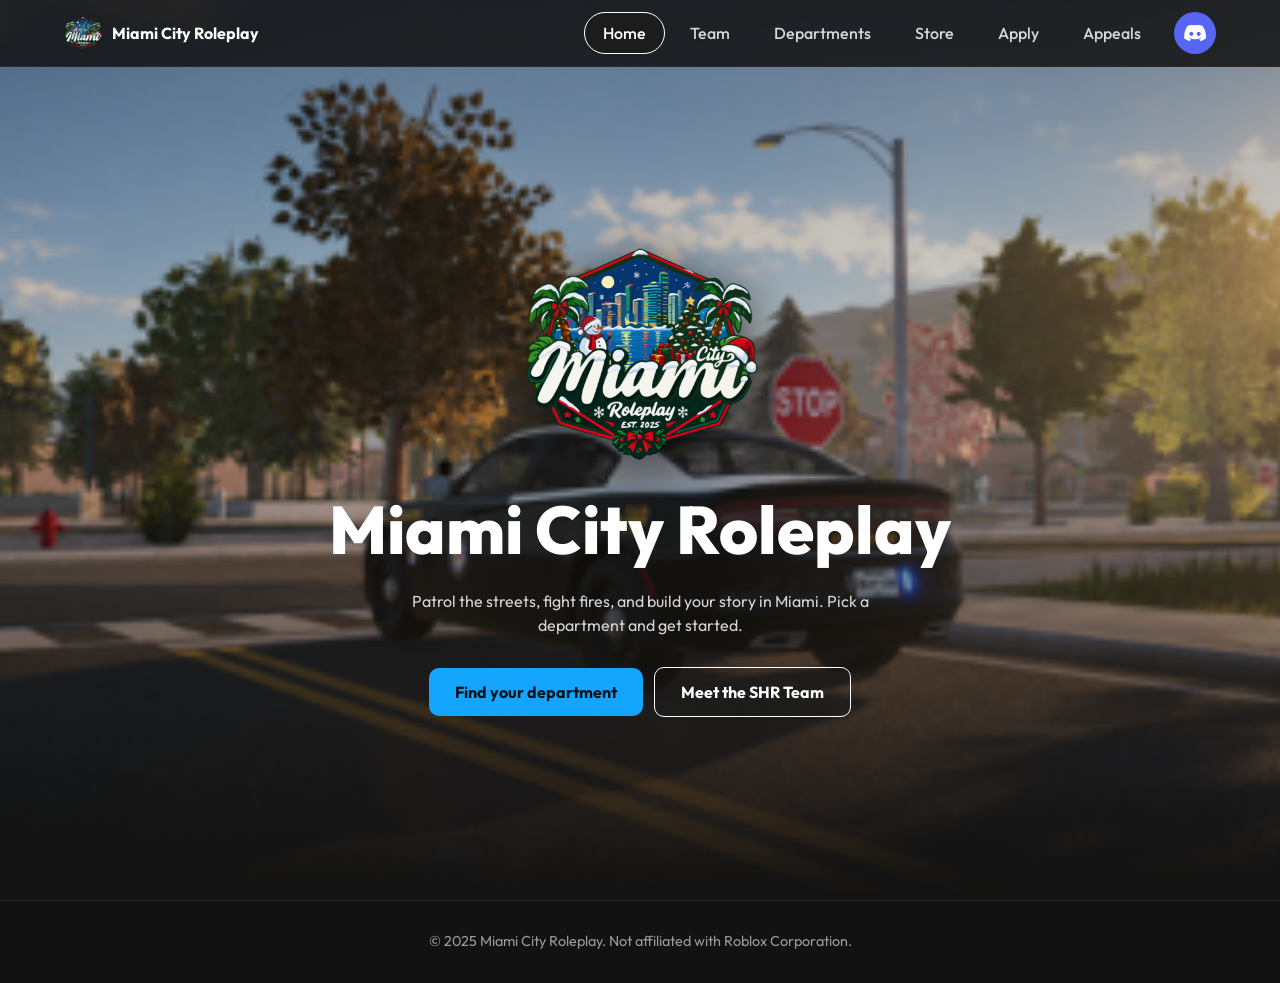
<file: index.html>
<!DOCTYPE html>
<html lang="en"><head>
<meta charset="utf-8"><meta name="viewport" content="width=device-width, initial-scale=1">
<title>Home | Miami City Roleplay</title>
<link href="https://fonts.googleapis.com/css2?family=Outfit:wght@400;500;600;700;800&display=swap" rel="stylesheet">
<link rel="stylesheet" href="style.css">
<link rel="stylesheet" href="images.css">
</head><body>
<nav>
<a class="brand" href="index.html"><span class="logo" role="img" aria-label="Miami City Roleplay logo"></span><span>Miami City Roleplay</span></a>
<ul><li><a href="index.html" class="active">Home</a></li><li><a href="team.html">Team</a></li><li><a href="departments.html">Departments</a></li><li><a href="store.html">Store</a></li><li><a href="apply.html">Apply</a></li><li><a href="appeals.html">Appeals</a></li><li><a class="dc" href="https://discord.gg/YOUR-INVITE" target="_blank" rel="noopener" aria-label="Join our Discord"><svg width="22" height="22" viewBox="0 0 24 24" fill="#fff" aria-hidden="true"><path d="M20.3 4.4A19.8 19.8 0 0 0 15.4 3l-.2.5a18 18 0 0 0-6.4 0L8.6 3a19.8 19.8 0 0 0-4.9 1.4C.6 9 0 13.5.3 18a20 20 0 0 0 6 3l1.3-2.1-2-1 .5-.4a14 14 0 0 0 12 0l.5.4-2 1L17.9 21a20 20 0 0 0 6-3c.4-5.200-.7-9.700-3.600-13.600zM8 15.300c-1.200 0-2.200-1.100-2.200-2.400S6.800 10.500 8 10.500s2.200 1.100 2.200 2.400S9.200 15.300 8 15.300zm8 0c-1.200 0-2.200-1.100-2.200-2.400s1-2.400 2.200-2.400 2.200 1.100 2.200 2.400-1 2.400-2.200 2.400z"/></svg></a></li></ul></nav>
<header class="hero"><div>
<span class="logo" role="img" aria-label="Miami City Roleplay logo"></span>
<h1>Miami City Roleplay</h1>
<p>Patrol the streets, fight fires, and build your story in Miami. Pick a department and get started.</p>
<a class="btn" href="departments.html">Find your department</a>
<a class="btn alt" href="team.html">Meet the SHR Team</a>
</div></header>
<footer>© 2025 Miami City Roleplay. Not affiliated with Roblox Corporation.</footer></body></html>
</file>
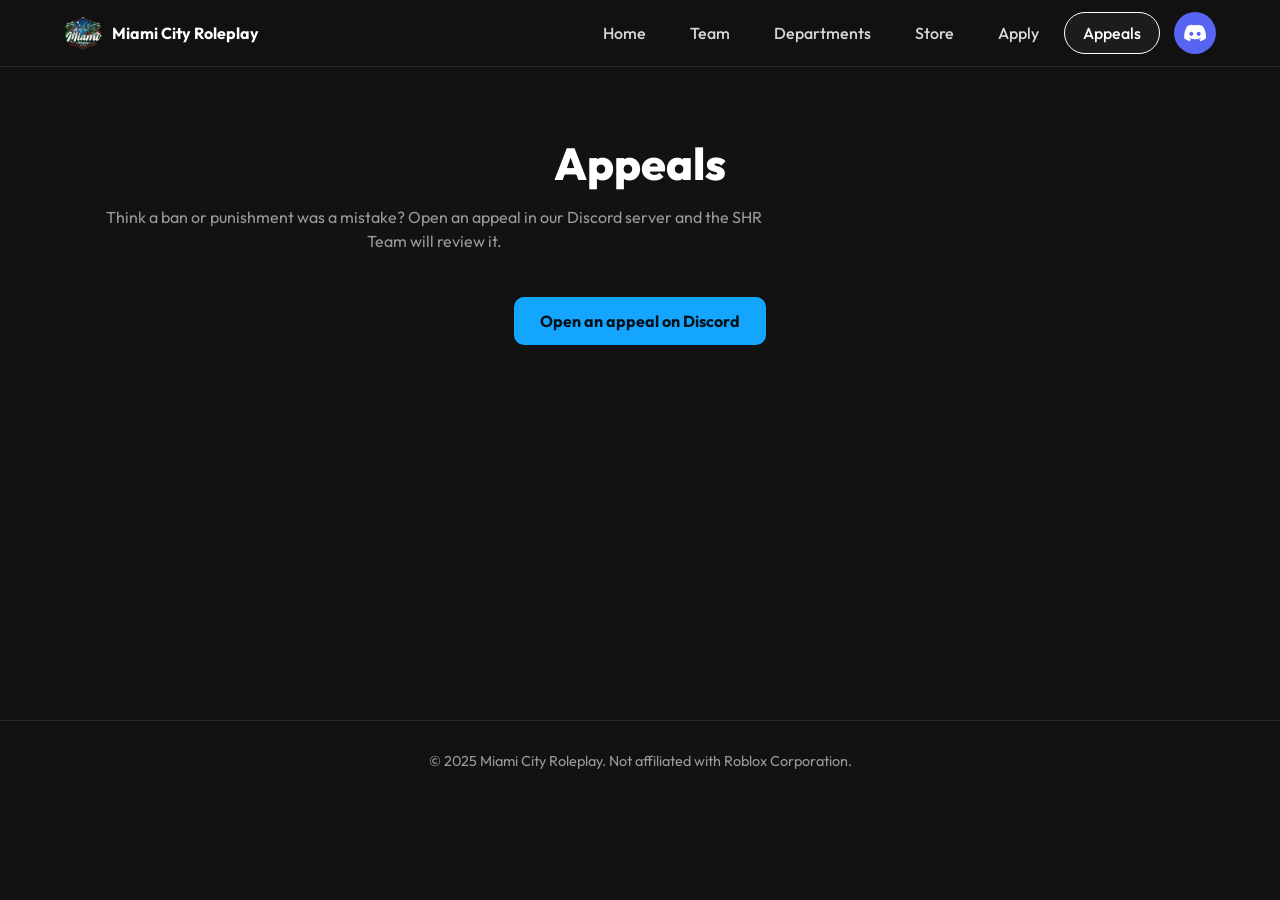
<file: appeals.html>
<!DOCTYPE html>
<html lang="en"><head>
<meta charset="utf-8"><meta name="viewport" content="width=device-width, initial-scale=1">
<title>Appeals | Miami City Roleplay</title>
<link href="https://fonts.googleapis.com/css2?family=Outfit:wght@400;500;600;700;800&display=swap" rel="stylesheet">
<link rel="stylesheet" href="style.css">
<link rel="stylesheet" href="images.css">
</head><body>
<nav>
<a class="brand" href="index.html"><span class="logo" role="img" aria-label="Miami City Roleplay logo"></span><span>Miami City Roleplay</span></a>
<ul><li><a href="index.html">Home</a></li><li><a href="team.html">Team</a></li><li><a href="departments.html">Departments</a></li><li><a href="store.html">Store</a></li><li><a href="apply.html">Apply</a></li><li><a href="appeals.html" class="active">Appeals</a></li><li><a class="dc" href="https://discord.gg/YOUR-INVITE" target="_blank" rel="noopener" aria-label="Join our Discord"><svg width="22" height="22" viewBox="0 0 24 24" fill="#fff" aria-hidden="true"><path d="M20.3 4.4A19.8 19.8 0 0 0 15.4 3l-.2.5a18 18 0 0 0-6.4 0L8.6 3a19.8 19.8 0 0 0-4.9 1.4C.6 9 0 13.5.3 18a20 20 0 0 0 6 3l1.3-2.1-2-1 .5-.4a14 14 0 0 0 12 0l.5.4-2 1L17.9 21a20 20 0 0 0 6-3c.4-5.200-.7-9.700-3.600-13.600zM8 15.300c-1.200 0-2.200-1.100-2.200-2.400S6.800 10.500 8 10.500s2.200 1.100 2.200 2.400S9.200 15.300 8 15.300zm8 0c-1.200 0-2.200-1.100-2.200-2.400s1-2.400 2.200-2.400 2.200 1.100 2.200 2.400-1 2.400-2.200 2.400z"/></svg></a></li></ul></nav>
<main><h1>Appeals</h1><p>Think a ban or punishment was a mistake? Open an appeal in our Discord server and the SHR Team will review it.</p><a class="btn" href="https://discord.gg/YOUR-INVITE" target="_blank" rel="noopener">Open an appeal on Discord</a></main>
<footer>© 2025 Miami City Roleplay. Not affiliated with Roblox Corporation.</footer></body></html>
</file>
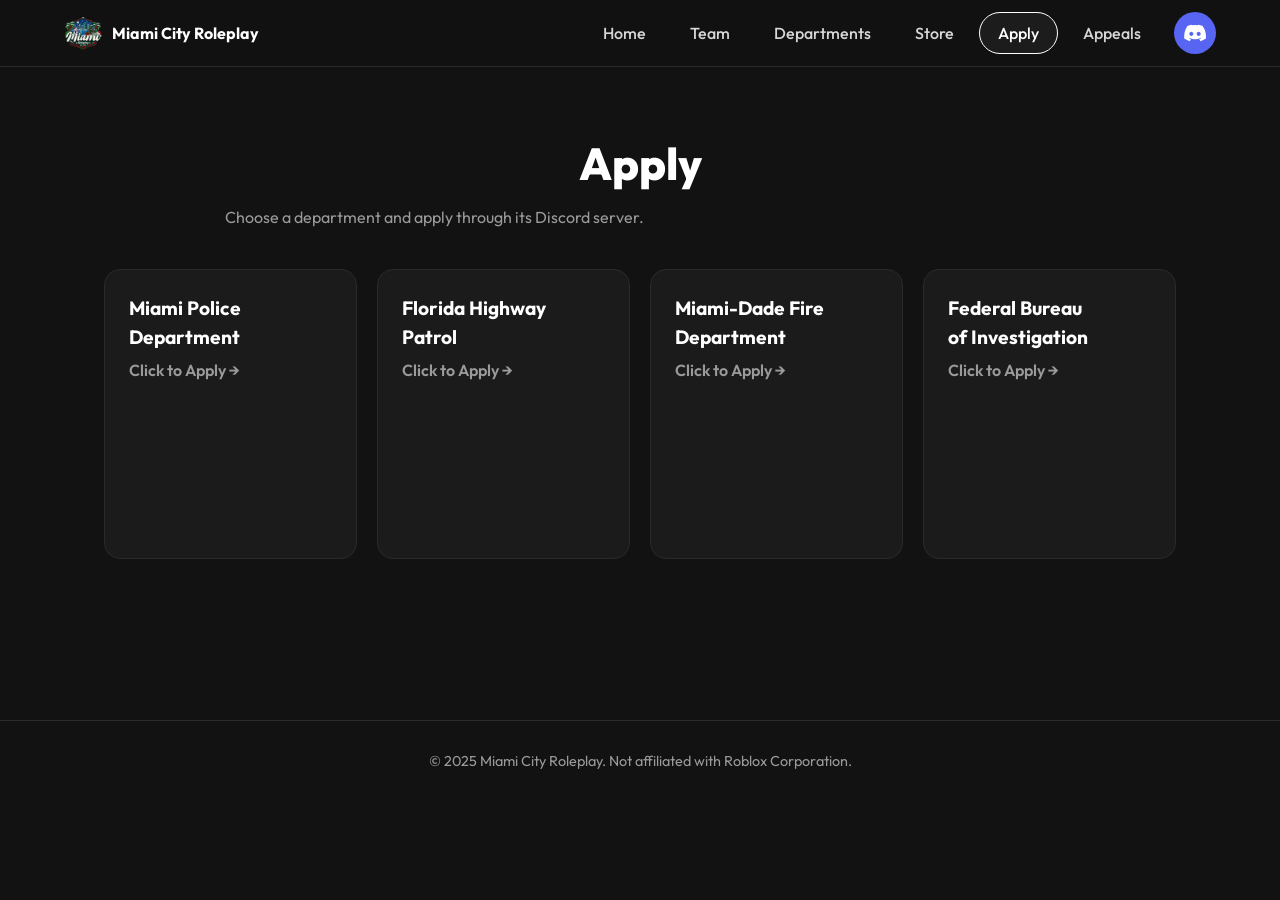
<file: apply.html>
<!DOCTYPE html>
<html lang="en"><head>
<meta charset="utf-8"><meta name="viewport" content="width=device-width, initial-scale=1">
<title>Apply | Miami City Roleplay</title>
<link href="https://fonts.googleapis.com/css2?family=Outfit:wght@400;500;600;700;800&display=swap" rel="stylesheet">
<link rel="stylesheet" href="style.css">
<link rel="stylesheet" href="images.css">
</head><body>
<nav>
<a class="brand" href="index.html"><span class="logo" role="img" aria-label="Miami City Roleplay logo"></span><span>Miami City Roleplay</span></a>
<ul><li><a href="index.html">Home</a></li><li><a href="team.html">Team</a></li><li><a href="departments.html">Departments</a></li><li><a href="store.html">Store</a></li><li><a href="apply.html" class="active">Apply</a></li><li><a href="appeals.html">Appeals</a></li><li><a class="dc" href="https://discord.gg/YOUR-INVITE" target="_blank" rel="noopener" aria-label="Join our Discord"><svg width="22" height="22" viewBox="0 0 24 24" fill="#fff" aria-hidden="true"><path d="M20.3 4.4A19.8 19.8 0 0 0 15.4 3l-.2.5a18 18 0 0 0-6.4 0L8.6 3a19.8 19.8 0 0 0-4.9 1.4C.6 9 0 13.5.3 18a20 20 0 0 0 6 3l1.3-2.1-2-1 .5-.4a14 14 0 0 0 12 0l.5.4-2 1L17.9 21a20 20 0 0 0 6-3c.4-5.200-.7-9.700-3.600-13.600zM8 15.300c-1.200 0-2.200-1.100-2.200-2.400S6.800 10.500 8 10.500s2.200 1.100 2.200 2.400S9.200 15.300 8 15.300zm8 0c-1.200 0-2.200-1.100-2.200-2.400s1-2.400 2.200-2.400 2.200 1.100 2.200 2.400-1 2.400-2.200 2.400z"/></svg></a></li></ul></nav>
<main><h1>Apply</h1><p>Choose a department and apply through its Discord server.</p><div class="grid">
<a class="card dept" style="--c:#3b82f6" href="https://discord.gg/FeMKqp7A7q" target="_blank" rel="noopener"><h3>Miami Police Department</h3><span class="join">Click to Apply →</span></a>
<a class="card dept" style="--c:#c8a86a" href="https://discord.gg/xjs8xF2ypV" target="_blank" rel="noopener"><h3>Florida Highway Patrol</h3><span class="join">Click to Apply →</span></a>
<a class="card dept" style="--c:#ef4444" href="https://discord.gg/jBSwuXMS5A" target="_blank" rel="noopener"><h3>Miami-Dade Fire Department</h3><span class="join">Click to Apply →</span></a>
<a class="card dept" style="--c:#8b9bb4" href="https://discord.gg/PwmwZ4absv" target="_blank" rel="noopener"><h3>Federal Bureau of Investigation</h3><span class="join">Click to Apply →</span></a>
</div></main>
<footer>© 2025 Miami City Roleplay. Not affiliated with Roblox Corporation.</footer></body></html>
</file>
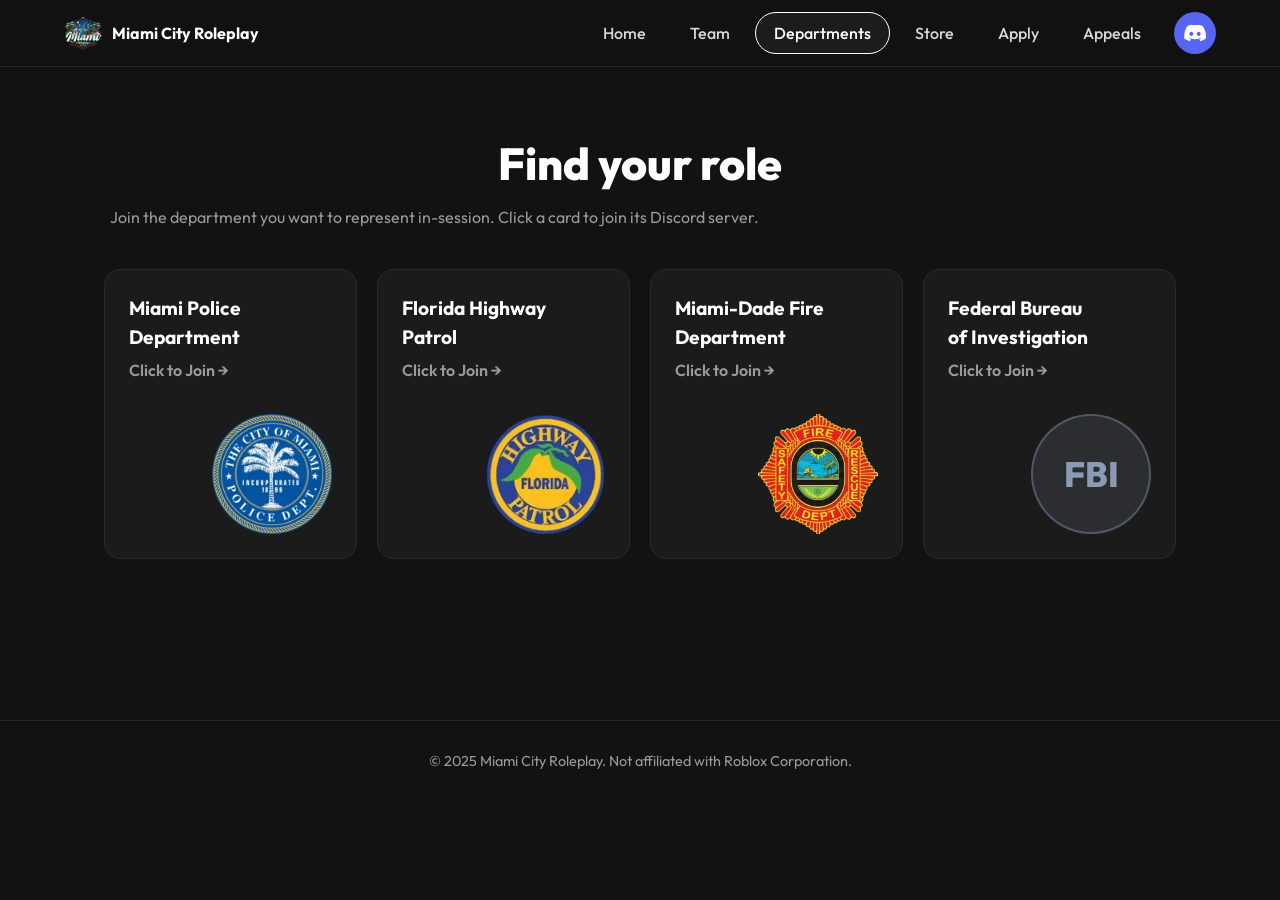
<file: departments.html>
<!DOCTYPE html>
<html lang="en"><head>
<meta charset="utf-8"><meta name="viewport" content="width=device-width, initial-scale=1">
<title>Departments | Miami City Roleplay</title>
<link href="https://fonts.googleapis.com/css2?family=Outfit:wght@400;500;600;700;800&display=swap" rel="stylesheet">
<link rel="stylesheet" href="style.css">
<link rel="stylesheet" href="images.css">
<link rel="stylesheet" href="pics.css">
</head><body>
<nav>
<a class="brand" href="index.html"><span class="logo" role="img" aria-label="Miami City Roleplay logo"></span><span>Miami City Roleplay</span></a>
<ul><li><a href="index.html">Home</a></li><li><a href="team.html">Team</a></li><li><a href="departments.html" class="active">Departments</a></li><li><a href="store.html">Store</a></li><li><a href="apply.html">Apply</a></li><li><a href="appeals.html">Appeals</a></li><li><a class="dc" href="https://discord.gg/YOUR-INVITE" target="_blank" rel="noopener" aria-label="Join our Discord"><svg width="22" height="22" viewBox="0 0 24 24" fill="#fff" aria-hidden="true"><path d="M20.3 4.4A19.8 19.8 0 0 0 15.4 3l-.2.5a18 18 0 0 0-6.4 0L8.6 3a19.8 19.8 0 0 0-4.9 1.4C.6 9 0 13.5.3 18a20 20 0 0 0 6 3l1.3-2.1-2-1 .5-.4a14 14 0 0 0 12 0l.5.4-2 1L17.9 21a20 20 0 0 0 6-3c.4-5.200-.7-9.700-3.600-13.600zM8 15.300c-1.200 0-2.200-1.100-2.200-2.400S6.800 10.500 8 10.500s2.200 1.100 2.200 2.400S9.200 15.300 8 15.300zm8 0c-1.200 0-2.200-1.100-2.200-2.400s1-2.400 2.200-2.400 2.200 1.100 2.200 2.400-1 2.400-2.200 2.400z"/></svg></a></li></ul></nav>
<main>
<h1>Find your role</h1>
<p>Join the department you want to represent in-session. Click a card to join its Discord server.</p>
<div class="grid">
<a class="card dept" style="--c:#3b82f6" href="https://discord.gg/FeMKqp7A7q" target="_blank" rel="noopener"><h3>Miami Police Department</h3><span class="join">Click to Join →</span><div class="badge has-pic mpd" role="img" aria-label="Miami Police seal"></div></a>
<a class="card dept" style="--c:#c8a86a" href="https://discord.gg/xjs8xF2ypV" target="_blank" rel="noopener"><h3>Florida Highway Patrol</h3><span class="join">Click to Join →</span><div class="badge has-pic fhp" role="img" aria-label="Florida Highway Patrol badge"></div></a>
<a class="card dept" style="--c:#ef4444" href="https://discord.gg/jBSwuXMS5A" target="_blank" rel="noopener"><h3>Miami-Dade Fire Department</h3><span class="join">Click to Join →</span><div class="badge has-pic mdfd" role="img" aria-label="Miami-Dade Fire Rescue badge"></div></a>
<a class="card dept" style="--c:#8b9bb4" href="https://discord.gg/PwmwZ4absv" target="_blank" rel="noopener"><h3>Federal Bureau of Investigation</h3><span class="join">Click to Join →</span><div class="badge">FBI</div></a>
</div></main>
<footer>© 2025 Miami City Roleplay. Not affiliated with Roblox Corporation.</footer></body></html>
</file>
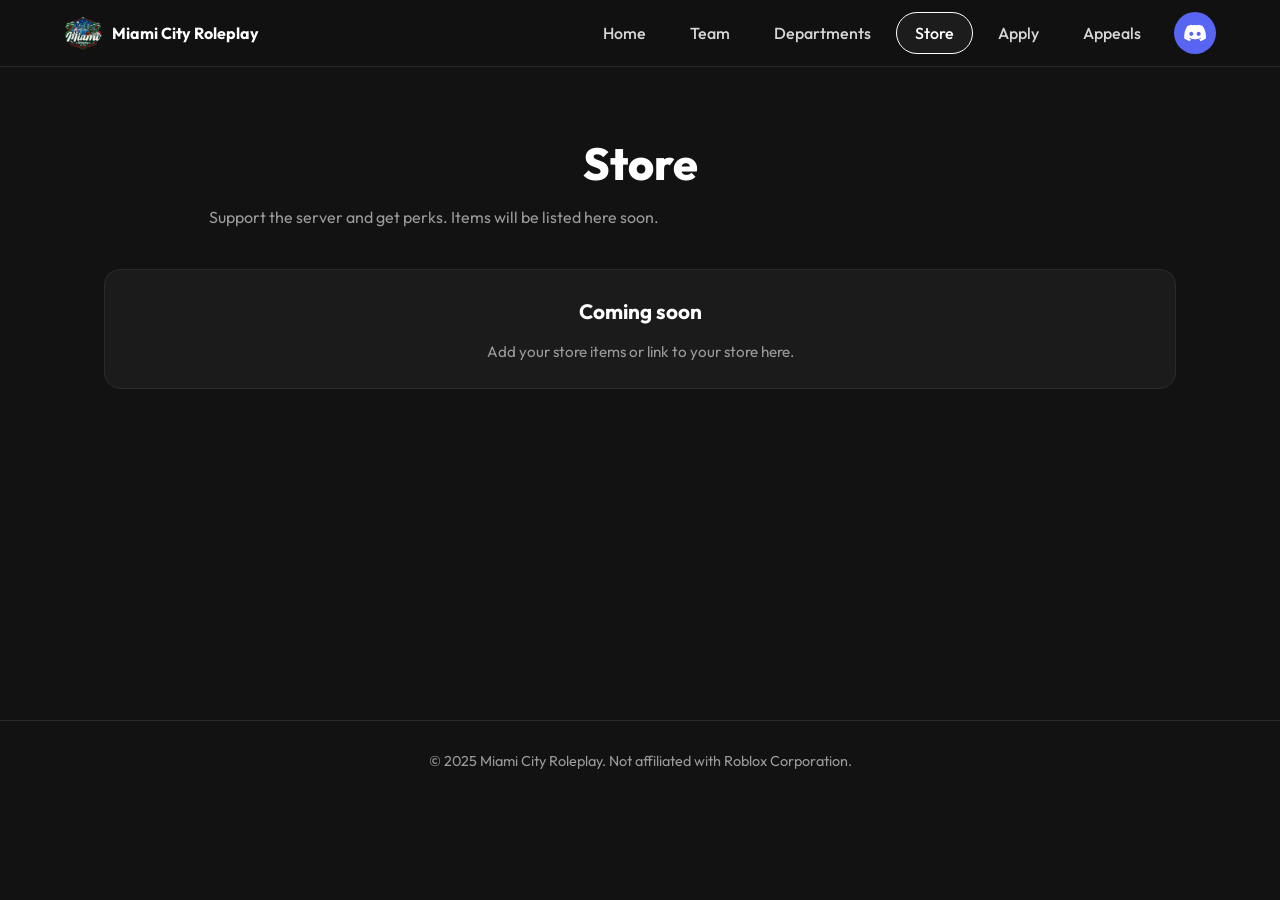
<file: store.html>
<!DOCTYPE html>
<html lang="en"><head>
<meta charset="utf-8"><meta name="viewport" content="width=device-width, initial-scale=1">
<title>Store | Miami City Roleplay</title>
<link href="https://fonts.googleapis.com/css2?family=Outfit:wght@400;500;600;700;800&display=swap" rel="stylesheet">
<link rel="stylesheet" href="style.css">
<link rel="stylesheet" href="images.css">
</head><body>
<nav>
<a class="brand" href="index.html"><span class="logo" role="img" aria-label="Miami City Roleplay logo"></span><span>Miami City Roleplay</span></a>
<ul><li><a href="index.html">Home</a></li><li><a href="team.html">Team</a></li><li><a href="departments.html">Departments</a></li><li><a href="store.html" class="active">Store</a></li><li><a href="apply.html">Apply</a></li><li><a href="appeals.html">Appeals</a></li><li><a class="dc" href="https://discord.gg/YOUR-INVITE" target="_blank" rel="noopener" aria-label="Join our Discord"><svg width="22" height="22" viewBox="0 0 24 24" fill="#fff" aria-hidden="true"><path d="M20.3 4.4A19.8 19.8 0 0 0 15.4 3l-.2.5a18 18 0 0 0-6.4 0L8.6 3a19.8 19.8 0 0 0-4.9 1.4C.6 9 0 13.5.3 18a20 20 0 0 0 6 3l1.3-2.1-2-1 .5-.4a14 14 0 0 0 12 0l.5.4-2 1L17.9 21a20 20 0 0 0 6-3c.4-5.200-.7-9.700-3.600-13.600zM8 15.300c-1.200 0-2.200-1.100-2.200-2.400S6.800 10.500 8 10.500s2.200 1.100 2.200 2.400S9.200 15.300 8 15.300zm8 0c-1.200 0-2.200-1.100-2.200-2.400s1-2.400 2.200-2.400 2.200 1.100 2.200 2.400-1 2.400-2.200 2.400z"/></svg></a></li></ul></nav>
<main><h1>Store</h1><p>Support the server and get perks. Items will be listed here soon.</p><div class="grid"><div class="card staff"><h3>Coming soon</h3><p class="bio" style="display:block">Add your store items or link to your store here.</p></div></div></main>
<footer>© 2025 Miami City Roleplay. Not affiliated with Roblox Corporation.</footer></body></html>
</file>
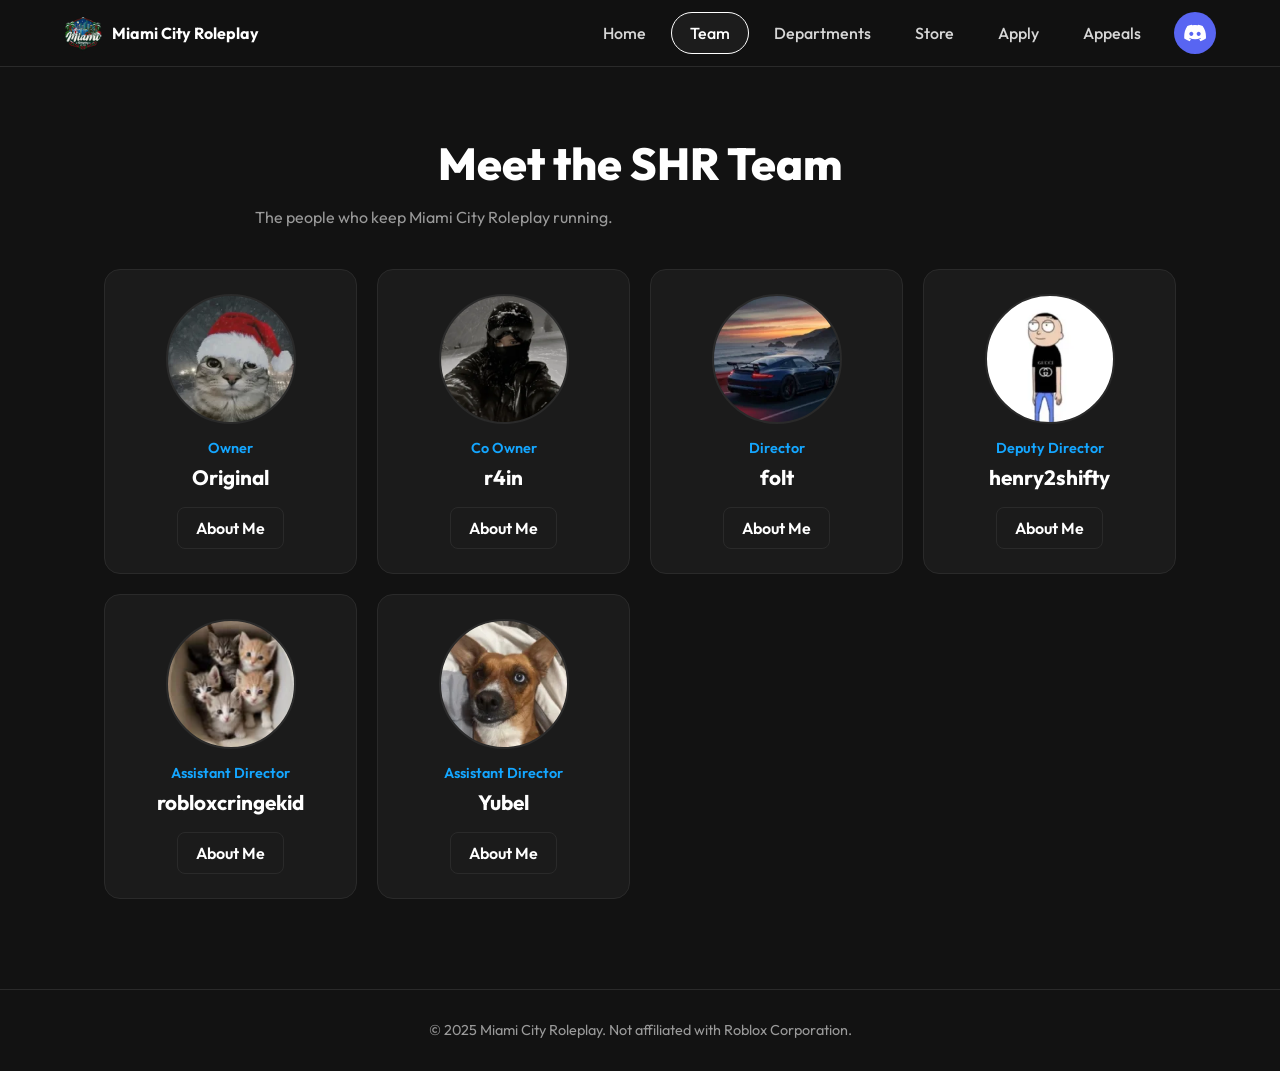
<file: team.html>
<!DOCTYPE html>
<html lang="en"><head>
<meta charset="utf-8"><meta name="viewport" content="width=device-width, initial-scale=1">
<title>Team | Miami City Roleplay</title>
<link href="https://fonts.googleapis.com/css2?family=Outfit:wght@400;500;600;700;800&display=swap" rel="stylesheet">
<link rel="stylesheet" href="style.css">
<link rel="stylesheet" href="images.css">
<link rel="stylesheet" href="pics.css">
</head><body>
<nav>
<a class="brand" href="index.html"><span class="logo" role="img" aria-label="Miami City Roleplay logo"></span><span>Miami City Roleplay</span></a>
<ul><li><a href="index.html">Home</a></li><li><a href="team.html" class="active">Team</a></li><li><a href="departments.html">Departments</a></li><li><a href="store.html">Store</a></li><li><a href="apply.html">Apply</a></li><li><a href="appeals.html">Appeals</a></li><li><a class="dc" href="https://discord.gg/YOUR-INVITE" target="_blank" rel="noopener" aria-label="Join our Discord"><svg width="22" height="22" viewBox="0 0 24 24" fill="#fff" aria-hidden="true"><path d="M20.3 4.4A19.8 19.8 0 0 0 15.4 3l-.2.5a18 18 0 0 0-6.4 0L8.6 3a19.8 19.8 0 0 0-4.9 1.4C.6 9 0 13.5.3 18a20 20 0 0 0 6 3l1.3-2.1-2-1 .5-.4a14 14 0 0 0 12 0l.5.4-2 1L17.9 21a20 20 0 0 0 6-3c.4-5.200-.7-9.700-3.600-13.600zM8 15.300c-1.200 0-2.200-1.100-2.200-2.400S6.800 10.500 8 10.500s2.200 1.100 2.200 2.400S9.200 15.300 8 15.300zm8 0c-1.200 0-2.200-1.100-2.200-2.400s1-2.400 2.200-2.400 2.200 1.100 2.200 2.400-1 2.400-2.200 2.400z"/></svg></a></li></ul></nav>
<main>
<h1>Meet the SHR Team</h1>
<p>The people who keep Miami City Roleplay running.</p>
<div class="grid" id="team"></div>
</main>
<footer>© 2025 Miami City Roleplay. Not affiliated with Roblox Corporation.</footer>
<script>
/* EDIT HERE: add a photo with  img:"name.png"  and write a bio in  about  */
const team=[
{rank:"Owner",name:"Original",pic:"original",about:"Write Original's About Me here."},
{rank:"Co Owner",name:"r4in",pic:"r4in",about:"Write r4in's About Me here."},
{rank:"Director",name:"folt",pic:"folt",about:"Write folt's About Me here."},
{rank:"Deputy Director",name:"henry2shifty",pic:"henry",about:"Write henry2shifty's About Me here."},
{rank:"Assistant Director",name:"robloxcringekid",pic:"robloxcringekid",about:"Write robloxcringekid's About Me here."},
{rank:"Assistant Director",name:"Yubel",pic:"yubel",about:"Write Yubel's About Me here."}
];
const box=document.getElementById("team");
team.forEach(m=>{
const c=document.createElement("div");c.className="card staff";
const pic=m.pic?`<div class="avatar pic-${m.pic}" role="img" aria-label="${m.name}"></div>`:`<div class="avatar" aria-hidden="true">${m.name[0].toUpperCase()}</div>`;
c.innerHTML=`${pic}<div class="rank">${m.rank}</div><h3>${m.name}</h3><button class="about" aria-expanded="false">About Me</button><p class="bio">${m.about}</p>`;
const b=c.querySelector("button"),p=c.querySelector(".bio");
b.onclick=()=>{const o=p.classList.toggle("open");b.setAttribute("aria-expanded",o)};
box.appendChild(c);
});
</script></body></html>
</file>
<file: style.css>
:root{--bg:#121212;--card:#1b1b1b;--line:#2a2a2a;--text:#fff;--muted:#9a9a9a;--accent:#14a6ff}
*{box-sizing:border-box;margin:0}
body{background:var(--bg);color:var(--text);font-family:Outfit,system-ui,sans-serif;line-height:1.5}
a{color:inherit;text-decoration:none}
:focus-visible{outline:2px solid var(--accent);outline-offset:3px}
nav{position:fixed;top:0;left:0;right:0;z-index:10;display:flex;align-items:center;justify-content:space-between;padding:12px 5vw;background:rgba(18,18,18,.85);backdrop-filter:blur(8px);border-bottom:1px solid var(--line)}
nav .brand{display:flex;align-items:center;gap:10px;font-weight:700}
nav .logo{width:38px;height:38px}
.logo{display:inline-block;background-size:contain;background-repeat:no-repeat;background-position:center}
nav ul{display:flex;gap:6px;align-items:center;list-style:none;color:#d6d6d6;font-weight:500}
nav ul a{display:block;padding:8px 18px;border-radius:999px;border:1px solid transparent}
nav ul a:hover{color:#fff}
nav ul a.active{background:#1c1c1c;border-color:#fff;color:#fff}
nav ul a.dc{background:#5865F2;padding:9px;display:grid;place-items:center;margin-left:8px}
nav ul a.dc:hover{filter:brightness(1.1)}
.hero{min-height:100vh;display:grid;place-items:center;text-align:center;padding:110px 5vw 60px;background-size:cover;background-position:center}
.hero .logo{display:block;width:min(240px,55vw);aspect-ratio:1;margin:0 auto;filter:drop-shadow(0 8px 24px rgba(0,0,0,.6))}
.hero h1{font-size:clamp(2.2rem,6vw,4.2rem);font-weight:800;margin:10px 0}
.hero p{color:#d6d6d6;max-width:46ch;margin:0 auto 26px}
.btn{display:inline-block;background:var(--accent);color:#04121c;font-weight:700;padding:12px 26px;border-radius:10px;margin:4px}
.btn:hover{filter:brightness(1.1)}
.btn.alt{background:none;border:1px solid #fff;color:#fff}
main{padding:130px 5vw 90px;max-width:1200px;margin:auto;text-align:center;min-height:80vh}
main h1{font-size:clamp(1.8rem,4vw,2.8rem);font-weight:800}
main>p{max-width:60ch;margin-left:auto;margin-right:auto;color:var(--muted);margin:8px 0 40px}
.grid{display:grid;gap:20px;grid-template-columns:repeat(auto-fit,minmax(250px,1fr))}
.card{background:var(--card);border:1px solid var(--line);border-radius:16px;text-align:left;overflow:hidden;transition:border-color .2s,transform .2s}
a.card:hover{border-color:var(--c);transform:translateY(-4px)}
.dept{min-height:290px;padding:24px;display:flex;flex-direction:column}
.dept h3{font-size:1.2rem;max-width:12ch}
.dept .join{color:var(--muted);font-weight:600;margin-top:6px}
a.dept:hover .join{color:var(--c)}
.dept .badge{margin-top:auto;align-self:flex-end;width:120px;height:120px;border-radius:50%;display:grid;place-items:center;font-size:2.2rem;font-weight:800;color:var(--c);background:color-mix(in srgb,var(--c) 14%,transparent);border:2px solid color-mix(in srgb,var(--c) 40%,transparent)}
.dept img.pic{margin-top:auto;align-self:flex-end;max-height:170px;max-width:100%}
.staff{padding:24px;text-align:center}
.staff .rank{color:var(--accent);font-weight:600;font-size:.9rem}
.staff h3{font-size:1.3rem;margin:2px 0 14px}
.avatar{width:130px;height:130px;border-radius:50%;margin:0 auto 14px;display:grid;place-items:center;font-size:3rem;font-weight:800;background:#262626;border:2px solid var(--line);object-fit:cover}
.about{background:none;border:1px solid var(--line);color:#fff;font:inherit;font-weight:600;padding:8px 18px;border-radius:8px;cursor:pointer}
.about:hover{border-color:var(--accent);color:var(--accent)}
.bio{display:none;color:var(--muted);font-size:.95rem;margin-top:12px}
.bio.open{display:block}
footer{border-top:1px solid var(--line);color:var(--muted);text-align:center;padding:30px 5vw;font-size:.9rem}
@media(max-width:640px){nav ul{gap:0;font-size:.8rem}nav ul a{padding:6px 8px}nav .brand span{display:none}}
@media(prefers-reduced-motion:reduce){*{transition:none!important}}
</file>
<file: images.css>
.logo{background-image:url([data-uri])}
.hero{background-image:linear-gradient(rgba(18,18,18,.35),rgba(18,18,18,.15) 50%,#121212),url([data-uri])}
</file>
<file: pics.css>
.badge.fhp{background-image:url([data-uri])}
.badge.mdfd{background-image:url([data-uri])}
.badge.mpd{background-image:url([data-uri])}
.pic-yubel{background-image:url([data-uri])}
.pic-robloxcringekid{background-image:url([data-uri])}
.pic-henry{background-image:url([data-uri])}
.pic-folt{background-image:url([data-uri])}
.pic-r4in{background-image:url([data-uri])}
.pic-original{background-image:url([data-uri])}
.dept .badge.has-pic{background-color:transparent;border:0;border-radius:0;background-size:contain;background-repeat:no-repeat;background-position:center;font-size:0}
.avatar[class*=pic-]{background-size:cover;background-position:center}
</file>
